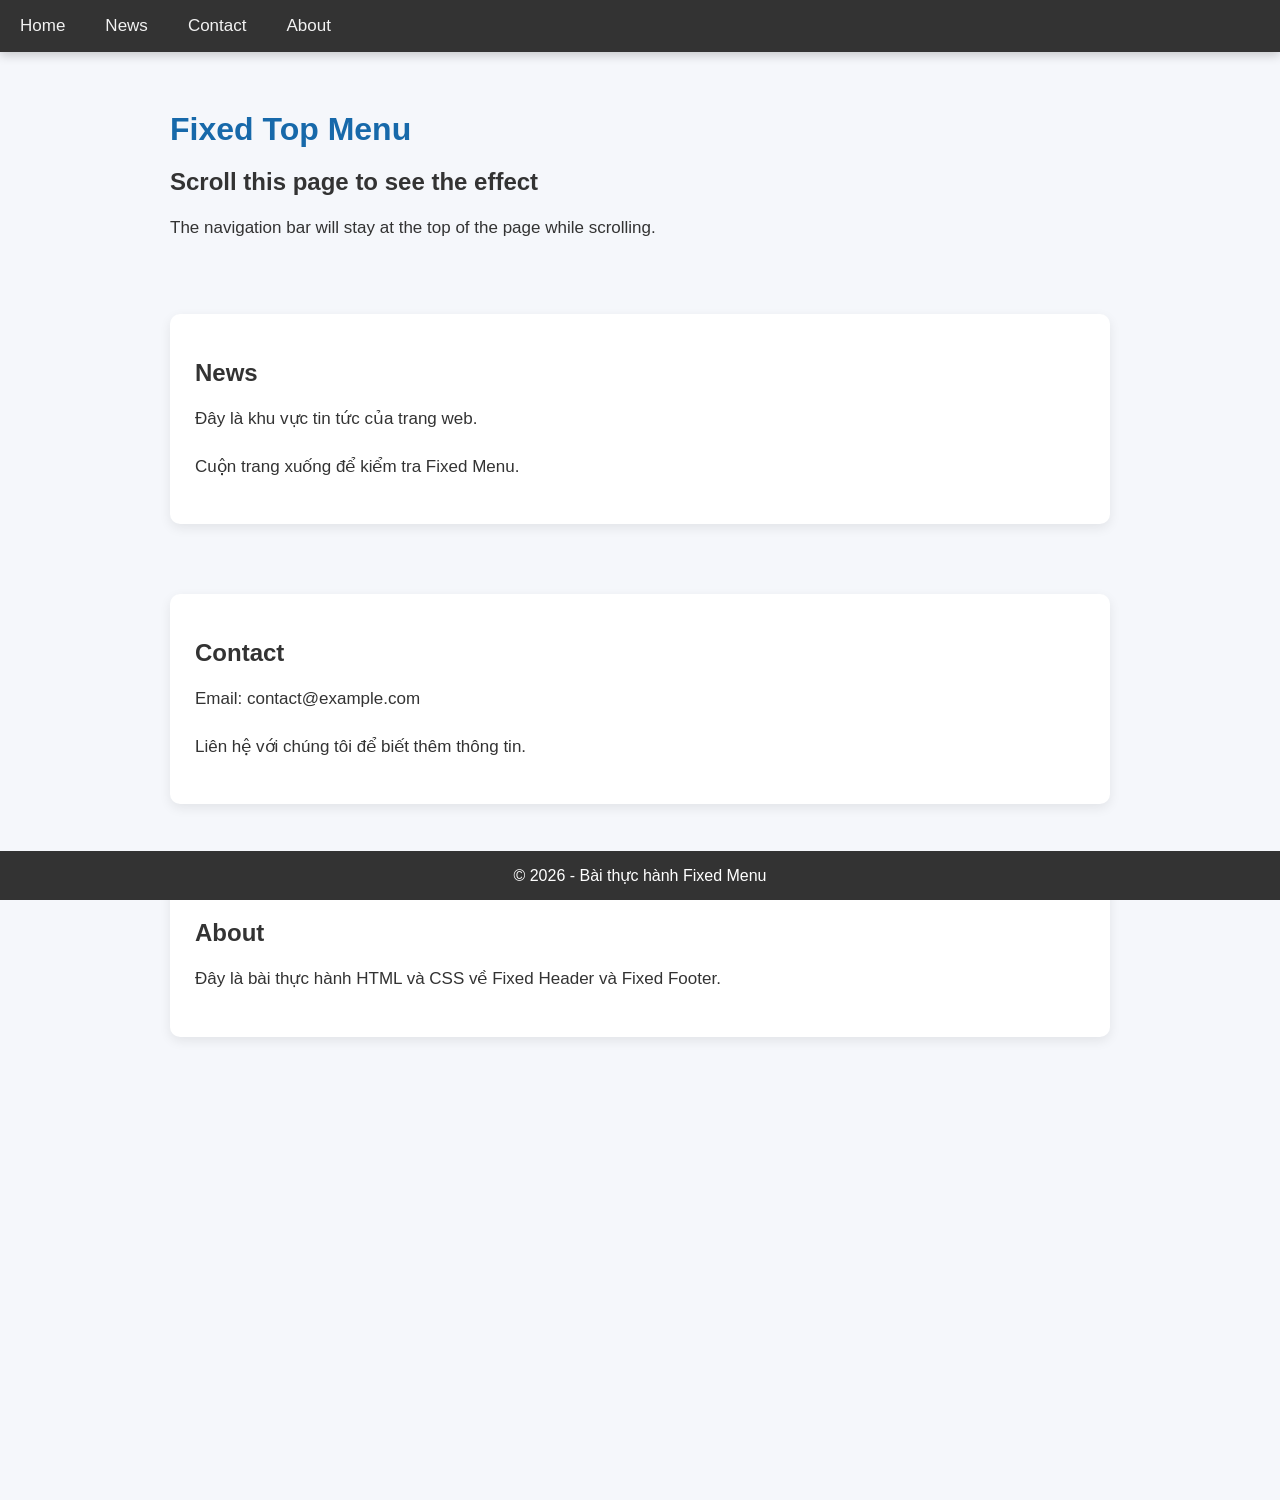
<file: bai-06-fixed-header-footer/index.html>
<!DOCTYPE html>
<html lang="vi">
<head>
  <meta charset="UTF-8">
  <meta name="viewport" content="width=device-width, initial-scale=1.0">
  <title>Fixed Header và Fixed Footer</title>
  <link rel="stylesheet" href="style.css">
</head>
<body>
  <header class="navbar">
    <a href="#home">Home</a>
    <a href="#news">News</a>
    <a href="#contact">Contact</a>
    <a href="#about">About</a>
  </header>
  <main class="main" id="home">
    <h1>Fixed Top Menu</h1>
    <h2>Scroll this page to see the effect</h2>
    <p>The navigation bar will stay at the top of the page while scrolling.</p>
    <section id="news"><h2>News</h2><p>Đây là khu vực tin tức của trang web.</p><p>Cuộn trang xuống để kiểm tra Fixed Menu.</p></section>
    <section id="contact"><h2>Contact</h2><p>Email: contact@example.com</p><p>Liên hệ với chúng tôi để biết thêm thông tin.</p></section>
    <section id="about"><h2>About</h2><p>Đây là bài thực hành HTML và CSS về Fixed Header và Fixed Footer.</p></section>
  </main>
  <footer class="footer"><p>&copy; 2026 - Bài thực hành Fixed Menu</p></footer>
</body>
</html>
</file>
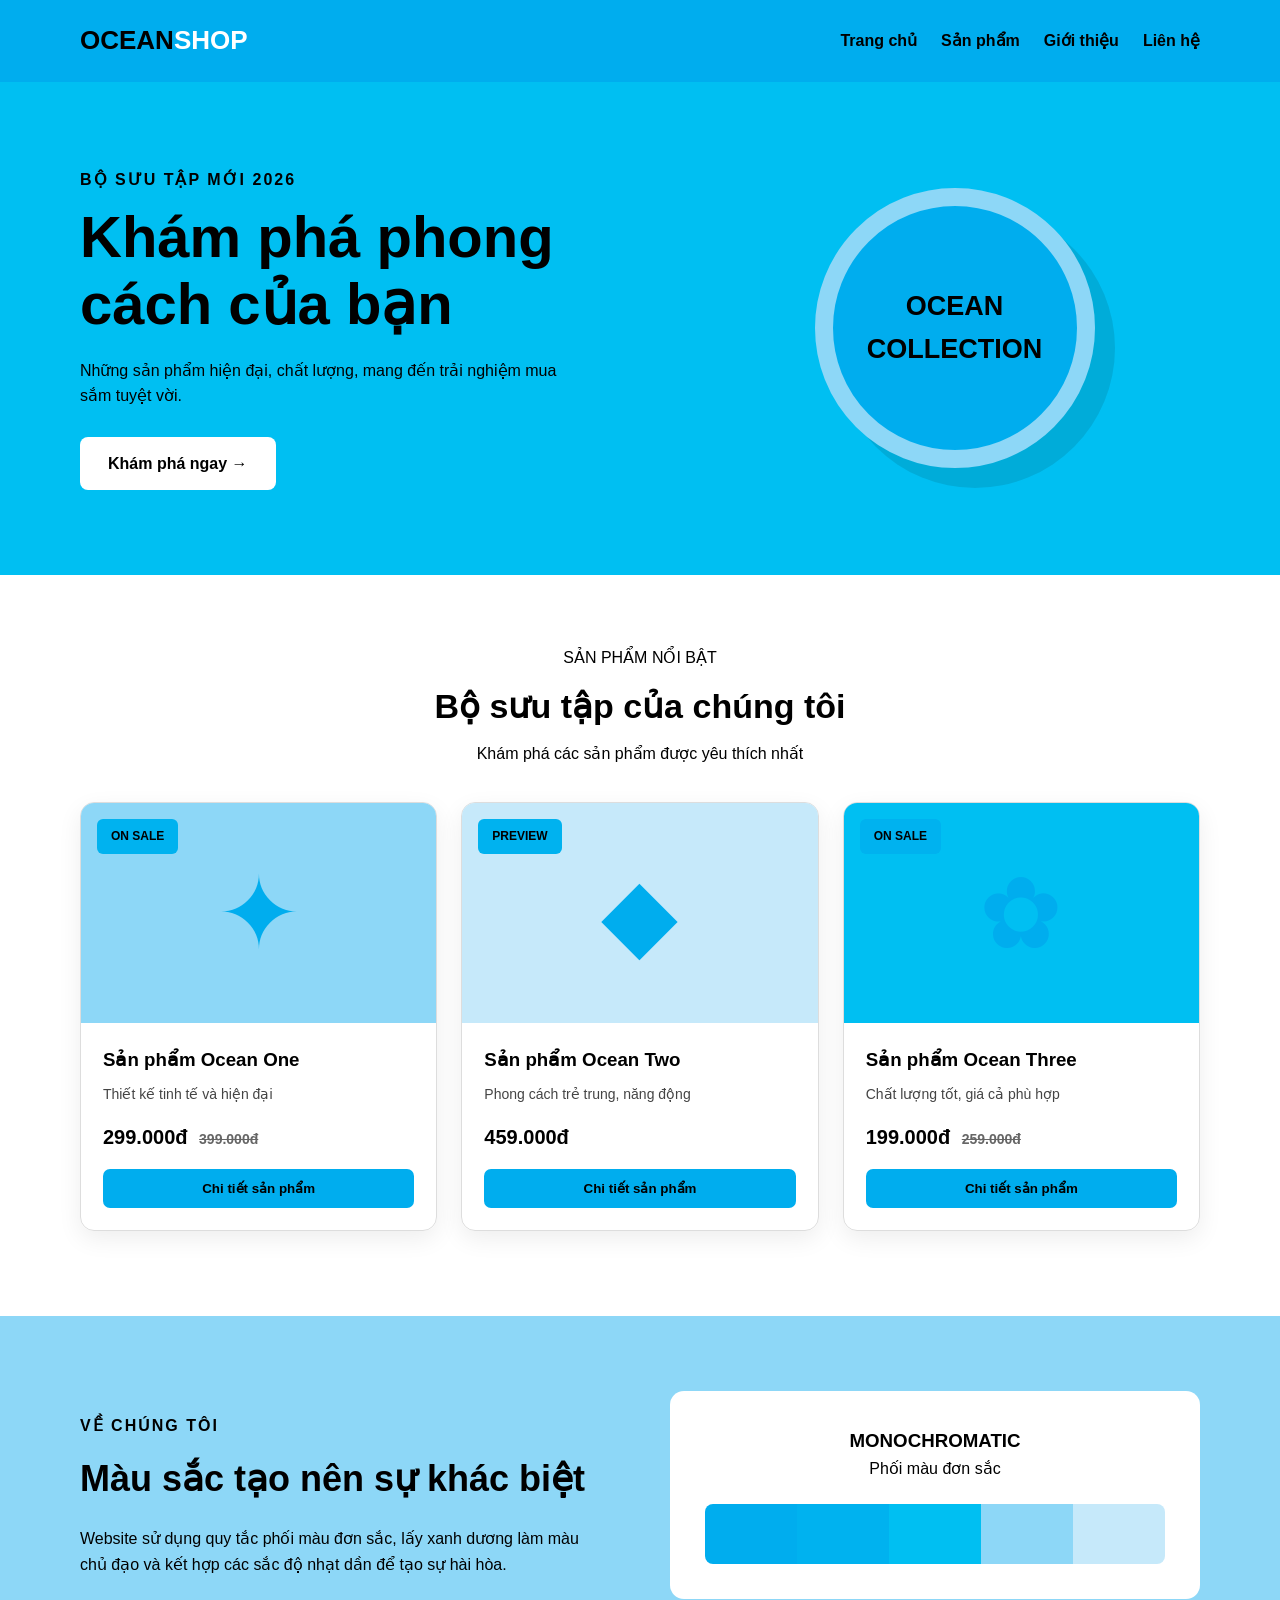
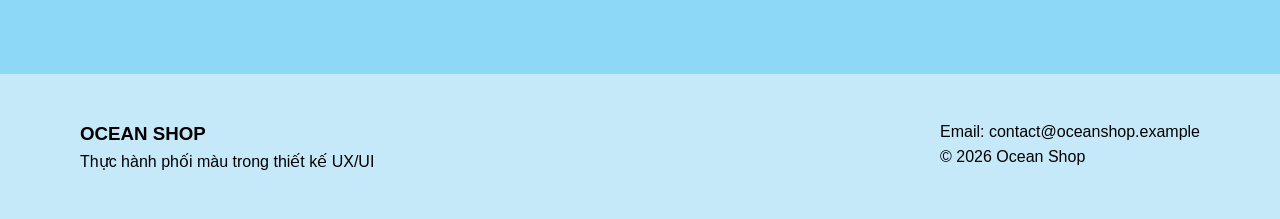
<file: bai-02-phoi-mau-website/phien-ban-xanh-duong/index.html>
<!DOCTYPE html>
<html lang="vi">
<head>
  <meta charset="UTF-8">
  <meta name="viewport" content="width=device-width, initial-scale=1.0">
  <title>Ocean Shop - Phiên bản xanh dương</title>
  <link rel="stylesheet" href="style.css">
</head>
<body>
  <header class="header">
    <div class="container header-content">
      <div class="logo">OCEAN<span>SHOP</span></div>
      <nav>
        <a href="#home">Trang chủ</a>
        <a href="#products">Sản phẩm</a>
        <a href="#about">Giới thiệu</a>
        <a href="#contact">Liên hệ</a>
      </nav>
    </div>
  </header>

  <section class="hero" id="home">
    <div class="container hero-content">
      <div>
        <p class="eyebrow">BỘ SƯU TẬP MỚI 2026</p>
        <h1>Khám phá phong cách của bạn</h1>
        <p>
          Những sản phẩm hiện đại, chất lượng,
          mang đến trải nghiệm mua sắm tuyệt vời.
        </p>
        <a class="btn" href="#products">Khám phá ngay →</a>
      </div>
      <div class="hero-art">
        <div class="circle">OCEAN<br>COLLECTION</div>
      </div>
    </div>
  </section>

  <main class="container" id="products">
    <div class="section-title">
      <p>SẢN PHẨM NỔI BẬT</p>
      <h2>Bộ sưu tập của chúng tôi</h2>
      <p>Khám phá các sản phẩm được yêu thích nhất</p>
    </div>

    <div class="products">
      <article class="product">
        <div class="product-image image-one">
          <span class="tag">ON SALE</span>
          <span class="product-symbol">✦</span>
        </div>
        <div class="product-info">
          <h3>Sản phẩm Ocean One</h3>
          <p>Thiết kế tinh tế và hiện đại</p>
          <div class="price">299.000đ <del>399.000đ</del></div>
          <button>Chi tiết sản phẩm</button>
        </div>
      </article>

      <article class="product">
        <div class="product-image image-two">
          <span class="tag">PREVIEW</span>
          <span class="product-symbol">◆</span>
        </div>
        <div class="product-info">
          <h3>Sản phẩm Ocean Two</h3>
          <p>Phong cách trẻ trung, năng động</p>
          <div class="price">459.000đ</div>
          <button>Chi tiết sản phẩm</button>
        </div>
      </article>

      <article class="product">
        <div class="product-image image-three">
          <span class="tag">ON SALE</span>
          <span class="product-symbol">✿</span>
        </div>
        <div class="product-info">
          <h3>Sản phẩm Ocean Three</h3>
          <p>Chất lượng tốt, giá cả phù hợp</p>
          <div class="price">199.000đ <del>259.000đ</del></div>
          <button>Chi tiết sản phẩm</button>
        </div>
      </article>
    </div>
  </main>

  <section class="about" id="about">
    <div class="container about-content">
      <div>
        <p class="eyebrow">VỀ CHÚNG TÔI</p>
        <h2>Màu sắc tạo nên sự khác biệt</h2>
        <p>
          Website sử dụng quy tắc phối màu đơn sắc,
          lấy xanh dương làm màu chủ đạo và kết hợp
          các sắc độ nhạt dần để tạo sự hài hòa.
        </p>
      </div>
      <div class="about-box">
        <h3>MONOCHROMATIC</h3>
        <p>Phối màu đơn sắc</p>
        <div class="palette">
          <span></span><span></span><span></span>
          <span></span><span></span>
        </div>
      </div>
    </div>
  </section>

  <footer id="contact">
    <div class="container footer-content">
      <div>
        <h3>OCEAN SHOP</h3>
        <p>Thực hành phối màu trong thiết kế UX/UI</p>
      </div>
      <div>
        <p>Email: contact@oceanshop.example</p>
        <p>© 2026 Ocean Shop</p>
      </div>
    </div>
  </footer>
</body>
</html>
</file>
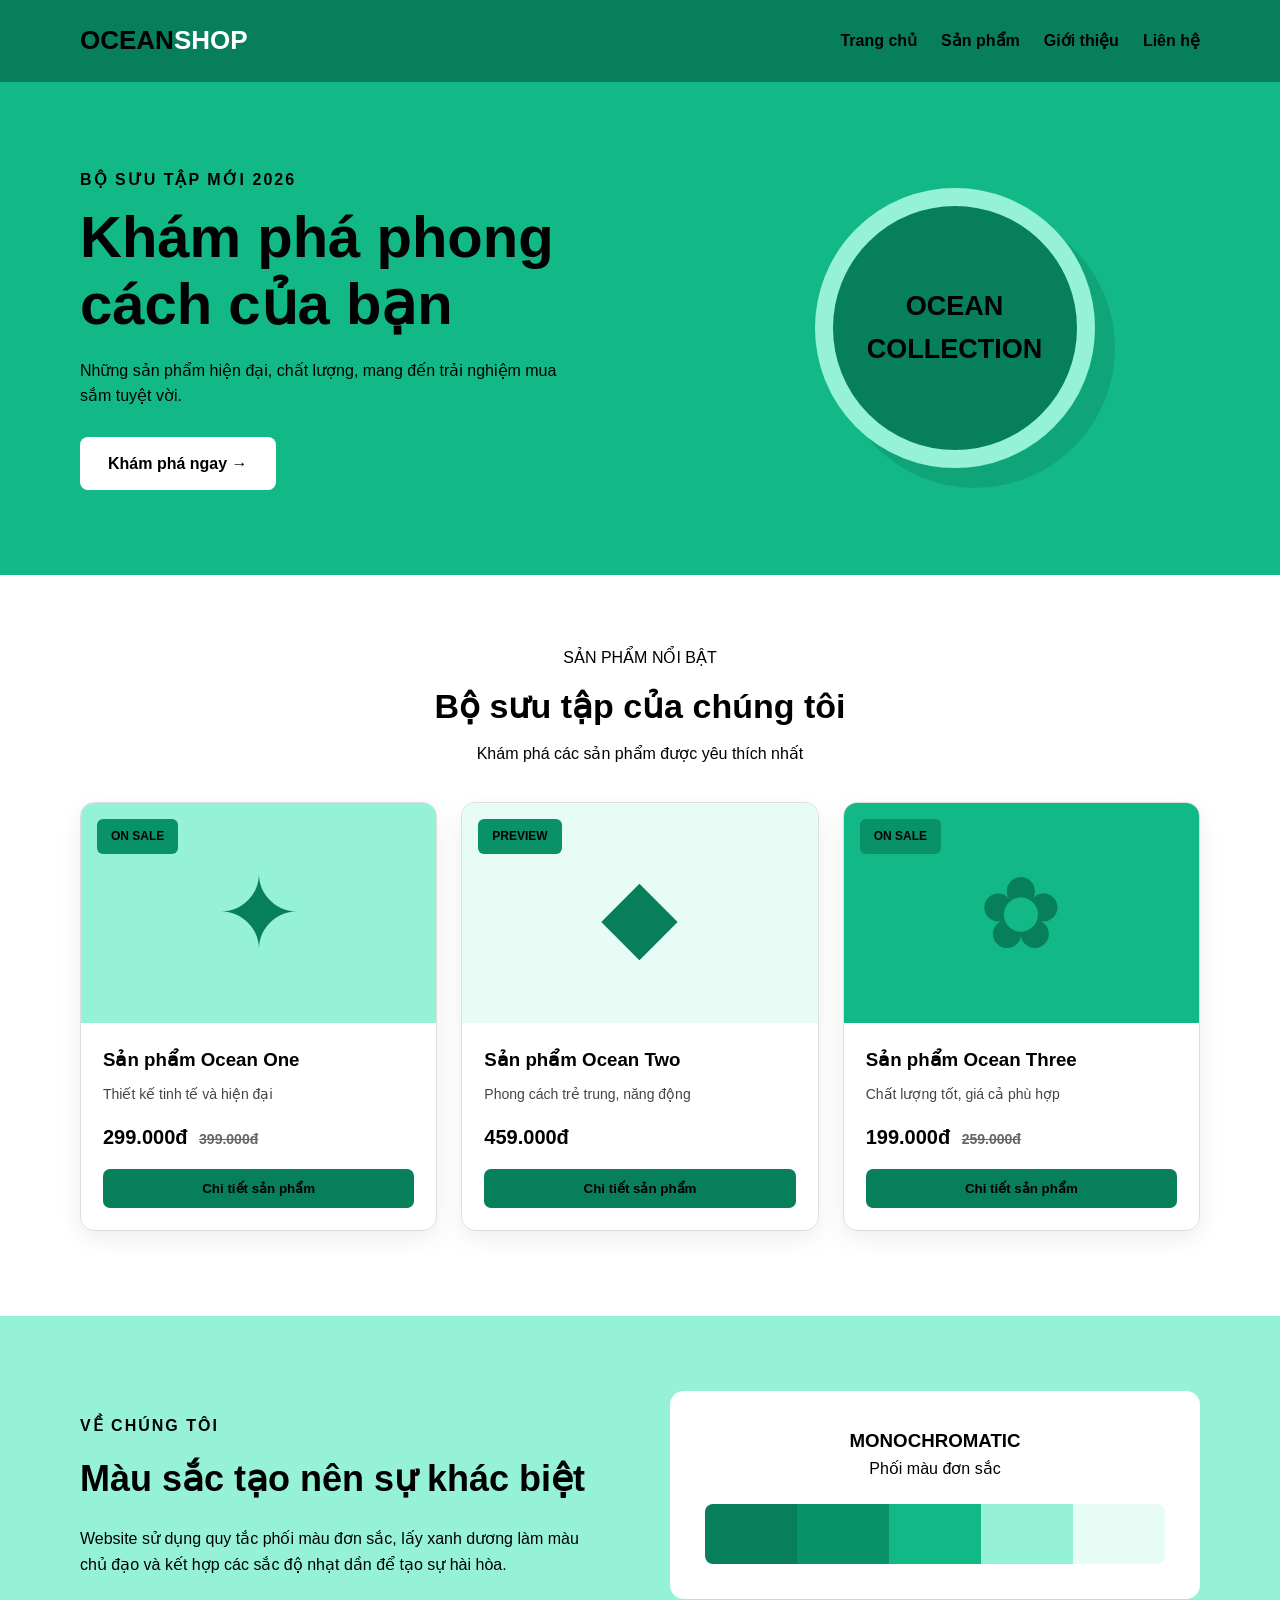
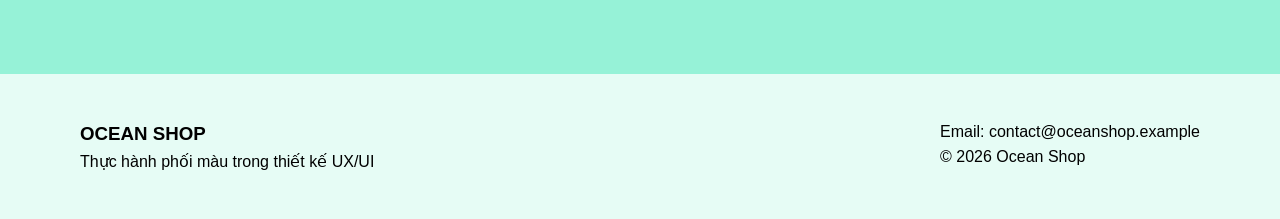
<file: bai-02-phoi-mau-website/phien-ban-xanh-la/index.html>
<!DOCTYPE html>
<html lang="vi">
<head>
  <meta charset="UTF-8">
  <meta name="viewport" content="width=device-width, initial-scale=1.0">
  <title>Ocean Shop - Phiên bản xanh lá</title>
  <link rel="stylesheet" href="style.css">
</head>
<body>
  <header class="header">
    <div class="container header-content">
      <div class="logo">OCEAN<span>SHOP</span></div>
      <nav>
        <a href="#home">Trang chủ</a>
        <a href="#products">Sản phẩm</a>
        <a href="#about">Giới thiệu</a>
        <a href="#contact">Liên hệ</a>
      </nav>
    </div>
  </header>

  <section class="hero" id="home">
    <div class="container hero-content">
      <div>
        <p class="eyebrow">BỘ SƯU TẬP MỚI 2026</p>
        <h1>Khám phá phong cách của bạn</h1>
        <p>
          Những sản phẩm hiện đại, chất lượng,
          mang đến trải nghiệm mua sắm tuyệt vời.
        </p>
        <a class="btn" href="#products">Khám phá ngay →</a>
      </div>
      <div class="hero-art">
        <div class="circle">OCEAN<br>COLLECTION</div>
      </div>
    </div>
  </section>

  <main class="container" id="products">
    <div class="section-title">
      <p>SẢN PHẨM NỔI BẬT</p>
      <h2>Bộ sưu tập của chúng tôi</h2>
      <p>Khám phá các sản phẩm được yêu thích nhất</p>
    </div>

    <div class="products">
      <article class="product">
        <div class="product-image image-one">
          <span class="tag">ON SALE</span>
          <span class="product-symbol">✦</span>
        </div>
        <div class="product-info">
          <h3>Sản phẩm Ocean One</h3>
          <p>Thiết kế tinh tế và hiện đại</p>
          <div class="price">299.000đ <del>399.000đ</del></div>
          <button>Chi tiết sản phẩm</button>
        </div>
      </article>

      <article class="product">
        <div class="product-image image-two">
          <span class="tag">PREVIEW</span>
          <span class="product-symbol">◆</span>
        </div>
        <div class="product-info">
          <h3>Sản phẩm Ocean Two</h3>
          <p>Phong cách trẻ trung, năng động</p>
          <div class="price">459.000đ</div>
          <button>Chi tiết sản phẩm</button>
        </div>
      </article>

      <article class="product">
        <div class="product-image image-three">
          <span class="tag">ON SALE</span>
          <span class="product-symbol">✿</span>
        </div>
        <div class="product-info">
          <h3>Sản phẩm Ocean Three</h3>
          <p>Chất lượng tốt, giá cả phù hợp</p>
          <div class="price">199.000đ <del>259.000đ</del></div>
          <button>Chi tiết sản phẩm</button>
        </div>
      </article>
    </div>
  </main>

  <section class="about" id="about">
    <div class="container about-content">
      <div>
        <p class="eyebrow">VỀ CHÚNG TÔI</p>
        <h2>Màu sắc tạo nên sự khác biệt</h2>
        <p>
          Website sử dụng quy tắc phối màu đơn sắc,
          lấy xanh dương làm màu chủ đạo và kết hợp
          các sắc độ nhạt dần để tạo sự hài hòa.
        </p>
      </div>
      <div class="about-box">
        <h3>MONOCHROMATIC</h3>
        <p>Phối màu đơn sắc</p>
        <div class="palette">
          <span></span><span></span><span></span>
          <span></span><span></span>
        </div>
      </div>
    </div>
  </section>

  <footer id="contact">
    <div class="container footer-content">
      <div>
        <h3>OCEAN SHOP</h3>
        <p>Thực hành phối màu trong thiết kế UX/UI</p>
      </div>
      <div>
        <p>Email: contact@oceanshop.example</p>
        <p>© 2026 Ocean Shop</p>
      </div>
    </div>
  </footer>
</body>
</html>
</file>
<file: bai-06-fixed-header-footer/style.css>
* { box-sizing: border-box; }
html { scroll-behavior: smooth; scroll-padding-top: 80px; }
body { margin: 0; font-family: Arial, sans-serif; background-color: #f5f7fb; color: #333; }
.navbar { background-color: #333; position: fixed; top: 0; left: 0; width: 100%; display: flex; flex-wrap: wrap; z-index: 1000; box-shadow: 0 3px 10px rgba(0,0,0,.2); }
.navbar a { display: block; color: #f2f2f2; text-align: center; padding: 16px 20px; text-decoration: none; font-size: 17px; }
.navbar a:hover, .navbar a:focus-visible { background-color: #04aa6d; color: white; }
.main { padding: 90px 30px 90px; min-height: 1500px; max-width: 1000px; margin: auto; }
.main h1 { color: #1769aa; margin-bottom: 20px; }
.main h2 { margin-bottom: 15px; }
.main p { font-size: 17px; line-height: 1.8; }
section { background-color: white; margin-top: 70px; padding: 25px; border-radius: 10px; box-shadow: 0 4px 12px rgba(0,0,0,.08); }
.footer { position: fixed; bottom: 0; left: 0; width: 100%; background-color: #333; color: white; text-align: center; padding: 15px; z-index: 1000; }
.footer p { margin: 0; }
@media (max-width: 600px) { .navbar a { flex: 1; padding: 14px 8px; font-size: 14px; } .main { padding: 85px 15px 90px; } .main h1 { font-size: 26px; } }
</file>
<file: bai-02-phoi-mau-website/phien-ban-xanh-duong/style.css>
:root {
  --primary: #00ADEE;
  --accent: #00B2EF;
  --background: #00BFF2;
  --content: #8DD7F7;
  --footer: #C6E9FA;
  --text: #000000;
}

* {
  margin: 0;
  padding: 0;
  box-sizing: border-box;
}

html {
  scroll-behavior: smooth;
}

body {
  font-family: Arial, Helvetica, sans-serif;
  color: var(--text);
  background: #fff;
  line-height: 1.6;
}

.container {
  width: min(1120px, 92%);
  margin: auto;
}

.header {
  background: var(--primary);
  padding: 20px 0;
}

.header-content {
  display: flex;
  justify-content: space-between;
  align-items: center;
  gap: 20px;
}

.logo {
  font-size: 26px;
  font-weight: 900;
}

.logo span {
  color: white;
}

nav {
  display: flex;
  gap: 24px;
  flex-wrap: wrap;
}

nav a {
  color: #000;
  text-decoration: none;
  font-weight: bold;
}

nav a:hover {
  text-decoration: underline;
}

.hero {
  background: var(--background);
  padding: 85px 0;
}

.hero-content {
  display: grid;
  grid-template-columns: 1.2fr 1fr;
  align-items: center;
  gap: 40px;
}

.eyebrow {
  font-weight: bold;
  letter-spacing: 2px;
  margin-bottom: 12px;
}

h1 {
  font-size: clamp(34px, 5vw, 58px);
  line-height: 1.15;
  margin-bottom: 20px;
}

.hero p {
  max-width: 480px;
}

.btn {
  display: inline-block;
  margin-top: 28px;
  padding: 14px 28px;
  background: #fff;
  color: #000;
  border-radius: 8px;
  text-decoration: none;
  font-weight: bold;
}

.hero-art {
  display: flex;
  justify-content: center;
}

.circle {
  width: 280px;
  height: 280px;
  border-radius: 50%;
  background: var(--primary);
  border: 18px solid var(--content);
  display: flex;
  align-items: center;
  justify-content: center;
  text-align: center;
  font-size: 27px;
  font-weight: 900;
  box-shadow: 20px 20px 0 rgba(0,0,0,.1);
}

.section-title {
  text-align: center;
  padding: 70px 0 35px;
}

.section-title h2 {
  font-size: 34px;
  margin: 8px 0;
}

.products {
  display: grid;
  grid-template-columns: repeat(3, 1fr);
  gap: 24px;
  padding-bottom: 85px;
}

.product {
  border-radius: 14px;
  overflow: hidden;
  border: 1px solid #ddd;
  box-shadow: 0 8px 25px rgba(0,0,0,.07);
}

.product-image {
  height: 220px;
  display: flex;
  align-items: center;
  justify-content: center;
  position: relative;
}

.image-one {
  background: var(--content);
}

.image-two {
  background: var(--footer);
}

.image-three {
  background: var(--background);
}

.product-symbol {
  font-size: 100px;
  color: var(--primary);
}

.tag {
  position: absolute;
  top: 16px;
  left: 16px;
  padding: 8px 14px;
  border-radius: 6px;
  background: var(--accent);
  color: #000;
  font-size: 12px;
  font-weight: bold;
}

.product-info {
  padding: 22px;
}

.product-info h3 {
  margin-bottom: 8px;
}

.product-info p {
  color: #444;
  font-size: 14px;
}

.price {
  font-weight: bold;
  font-size: 20px;
  margin: 16px 0;
}

.price del {
  font-size: 14px;
  color: #666;
  margin-left: 6px;
}

button {
  width: 100%;
  padding: 12px;
  border: 0;
  border-radius: 7px;
  background: var(--primary);
  color: #000;
  font-weight: bold;
  cursor: pointer;
}

button:hover {
  filter: brightness(.95);
}

.about {
  background: var(--content);
  padding: 75px 0;
}

.about-content {
  display: grid;
  grid-template-columns: 1fr 1fr;
  align-items: center;
  gap: 60px;
}

.about h2 {
  font-size: 36px;
  margin-bottom: 18px;
}

.about-box {
  padding: 35px;
  background: #fff;
  border-radius: 14px;
  text-align: center;
}

.palette {
  display: flex;
  height: 60px;
  margin-top: 22px;
  overflow: hidden;
  border-radius: 8px;
}

.palette span {
  flex: 1;
}

.palette span:nth-child(1) { background: var(--primary); }
.palette span:nth-child(2) { background: var(--accent); }
.palette span:nth-child(3) { background: var(--background); }
.palette span:nth-child(4) { background: var(--content); }
.palette span:nth-child(5) { background: var(--footer); }

footer {
  background: var(--footer);
  padding: 45px 0;
}

.footer-content {
  display: flex;
  justify-content: space-between;
  gap: 25px;
}

@media (max-width: 768px) {
  .header-content,
  .footer-content {
    flex-direction: column;
  }

  .hero-content,
  .about-content {
    grid-template-columns: 1fr;
  }

  .products {
    grid-template-columns: 1fr;
  }

  .hero {
    padding: 50px 0;
  }

  .circle {
    width: 220px;
    height: 220px;
  }
}
</file>
<file: bai-02-phoi-mau-website/phien-ban-xanh-la/style.css>
:root {
  --primary: #087F5B;
  --accent: #099268;
  --background: #12B886;
  --content: #96F2D7;
  --footer: #E6FCF5;
  --text: #000000;
}


* {
  margin: 0;
  padding: 0;
  box-sizing: border-box;
}

html {
  scroll-behavior: smooth;
}

body {
  font-family: Arial, Helvetica, sans-serif;
  color: var(--text);
  background: #fff;
  line-height: 1.6;
}

.container {
  width: min(1120px, 92%);
  margin: auto;
}

.header {
  background: var(--primary);
  padding: 20px 0;
}

.header-content {
  display: flex;
  justify-content: space-between;
  align-items: center;
  gap: 20px;
}

.logo {
  font-size: 26px;
  font-weight: 900;
}

.logo span {
  color: white;
}

nav {
  display: flex;
  gap: 24px;
  flex-wrap: wrap;
}

nav a {
  color: #000;
  text-decoration: none;
  font-weight: bold;
}

nav a:hover {
  text-decoration: underline;
}

.hero {
  background: var(--background);
  padding: 85px 0;
}

.hero-content {
  display: grid;
  grid-template-columns: 1.2fr 1fr;
  align-items: center;
  gap: 40px;
}

.eyebrow {
  font-weight: bold;
  letter-spacing: 2px;
  margin-bottom: 12px;
}

h1 {
  font-size: clamp(34px, 5vw, 58px);
  line-height: 1.15;
  margin-bottom: 20px;
}

.hero p {
  max-width: 480px;
}

.btn {
  display: inline-block;
  margin-top: 28px;
  padding: 14px 28px;
  background: #fff;
  color: #000;
  border-radius: 8px;
  text-decoration: none;
  font-weight: bold;
}

.hero-art {
  display: flex;
  justify-content: center;
}

.circle {
  width: 280px;
  height: 280px;
  border-radius: 50%;
  background: var(--primary);
  border: 18px solid var(--content);
  display: flex;
  align-items: center;
  justify-content: center;
  text-align: center;
  font-size: 27px;
  font-weight: 900;
  box-shadow: 20px 20px 0 rgba(0,0,0,.1);
}

.section-title {
  text-align: center;
  padding: 70px 0 35px;
}

.section-title h2 {
  font-size: 34px;
  margin: 8px 0;
}

.products {
  display: grid;
  grid-template-columns: repeat(3, 1fr);
  gap: 24px;
  padding-bottom: 85px;
}

.product {
  border-radius: 14px;
  overflow: hidden;
  border: 1px solid #ddd;
  box-shadow: 0 8px 25px rgba(0,0,0,.07);
}

.product-image {
  height: 220px;
  display: flex;
  align-items: center;
  justify-content: center;
  position: relative;
}

.image-one {
  background: var(--content);
}

.image-two {
  background: var(--footer);
}

.image-three {
  background: var(--background);
}

.product-symbol {
  font-size: 100px;
  color: var(--primary);
}

.tag {
  position: absolute;
  top: 16px;
  left: 16px;
  padding: 8px 14px;
  border-radius: 6px;
  background: var(--accent);
  color: #000;
  font-size: 12px;
  font-weight: bold;
}

.product-info {
  padding: 22px;
}

.product-info h3 {
  margin-bottom: 8px;
}

.product-info p {
  color: #444;
  font-size: 14px;
}

.price {
  font-weight: bold;
  font-size: 20px;
  margin: 16px 0;
}

.price del {
  font-size: 14px;
  color: #666;
  margin-left: 6px;
}

button {
  width: 100%;
  padding: 12px;
  border: 0;
  border-radius: 7px;
  background: var(--primary);
  color: #000;
  font-weight: bold;
  cursor: pointer;
}

button:hover {
  filter: brightness(.95);
}

.about {
  background: var(--content);
  padding: 75px 0;
}

.about-content {
  display: grid;
  grid-template-columns: 1fr 1fr;
  align-items: center;
  gap: 60px;
}

.about h2 {
  font-size: 36px;
  margin-bottom: 18px;
}

.about-box {
  padding: 35px;
  background: #fff;
  border-radius: 14px;
  text-align: center;
}

.palette {
  display: flex;
  height: 60px;
  margin-top: 22px;
  overflow: hidden;
  border-radius: 8px;
}

.palette span {
  flex: 1;
}

.palette span:nth-child(1) { background: var(--primary); }
.palette span:nth-child(2) { background: var(--accent); }
.palette span:nth-child(3) { background: var(--background); }
.palette span:nth-child(4) { background: var(--content); }
.palette span:nth-child(5) { background: var(--footer); }

footer {
  background: var(--footer);
  padding: 45px 0;
}

.footer-content {
  display: flex;
  justify-content: space-between;
  gap: 25px;
}

@media (max-width: 768px) {
  .header-content,
  .footer-content {
    flex-direction: column;
  }

  .hero-content,
  .about-content {
    grid-template-columns: 1fr;
  }

  .products {
    grid-template-columns: 1fr;
  }

  .hero {
    padding: 50px 0;
  }

  .circle {
    width: 220px;
    height: 220px;
  }
}
</file>
